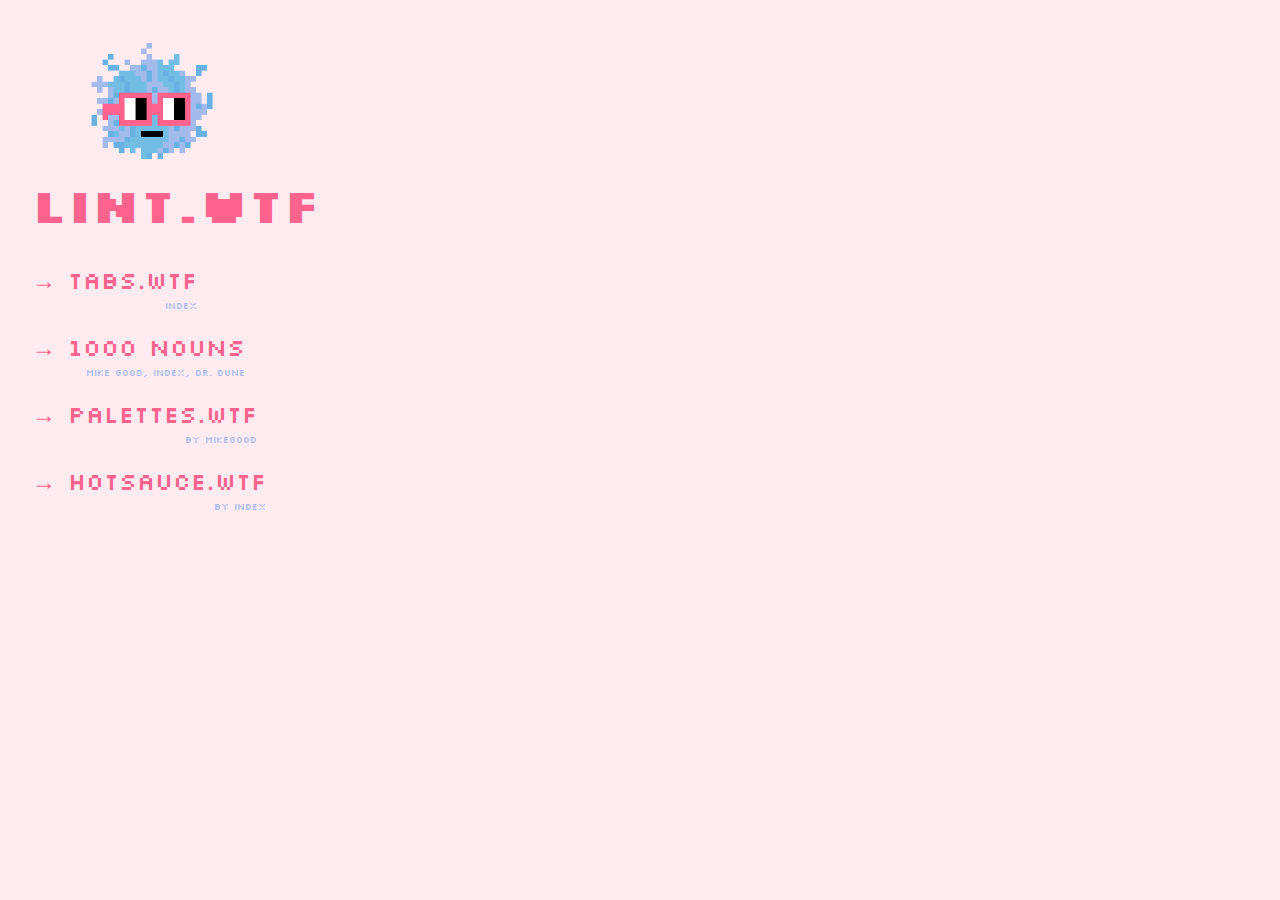
<file: index.html>
<!DOCTYPE html>

<!-- 
                                            ⌐◨-◨ 
░▒▓█▓▒░      ░▒▓█▓▒░▒▓███████▓▒░▒▓████████▓▒░ 
░▒▓█▓▒░      ░▒▓█▓▒░▒▓█▓▒░░▒▓█▓▒░ ░▒▓█▓▒░     
░▒▓█▓▒░      ░▒▓█▓▒░▒▓█▓▒░░▒▓█▓▒░ ░▒▓█▓▒░     
░▒▓█▓▒░      ░▒▓█▓▒░▒▓█▓▒░░▒▓█▓▒░ ░▒▓█▓▒░     
░▒▓█▓▒░      ░▒▓█▓▒░▒▓█▓▒░░▒▓█▓▒░ ░▒▓█▓▒░     
░▒▓█▓▒░      ░▒▓█▓▒░▒▓█▓▒░░▒▓█▓▒░ ░▒▓█▓▒░     
░▒▓████████▓▒░▒▓█▓▒░▒▓█▓▒░░▒▓█▓▒░ ░▒▓█▓▒░         
-->
                                              

<html lang="en">
<head>
    
    <meta charset="UTF-8">
    <meta name="viewport" content="width=device-width, initial-scale=1.0">
    <meta property="og:title" content="lint.wtf" />
    <meta property="og:type" content="website" />
    <meta property="og:image" content="http://lint.wtf/images/lint-share.png" />
    <meta property="og:description" content="A place for lint." />
    <meta property="og:url" content="https://www.lint.wtf" />
    
    <title>LINT.WTF</title>
    <link rel="stylesheet" href="style-2.css">
</head>
<body>
    <div class="container">
        <img src="images/lint-mafia-logo.png">
        <h1>LINT.WTF</h1>
        <ul>
            <li><a href="http://www.tabs.wtf" class="main-link">→ TABS.WTF</a><span class="by-label">Index</span></li>
            <br>
            <li><a href="first-1000-nouns.html" class="main-link">→ 1000 NOUNS</a><span class="by-label">Mike Good, Index, Dr. Dune</span></li>
            <br>
            <li><a href="https://palettes.wtf" class="main-link">→ PALETTES.WTF</a><span class="by-label">by MikeGood</span></li>
            <br>
            <li><a href="https://hotsauce.wtf" class="main-link">→ HOTSAUCE.WTF</a><span class="by-label">by Index</span></li>
        </ul>
    </div>
</body>
</html>
</file>
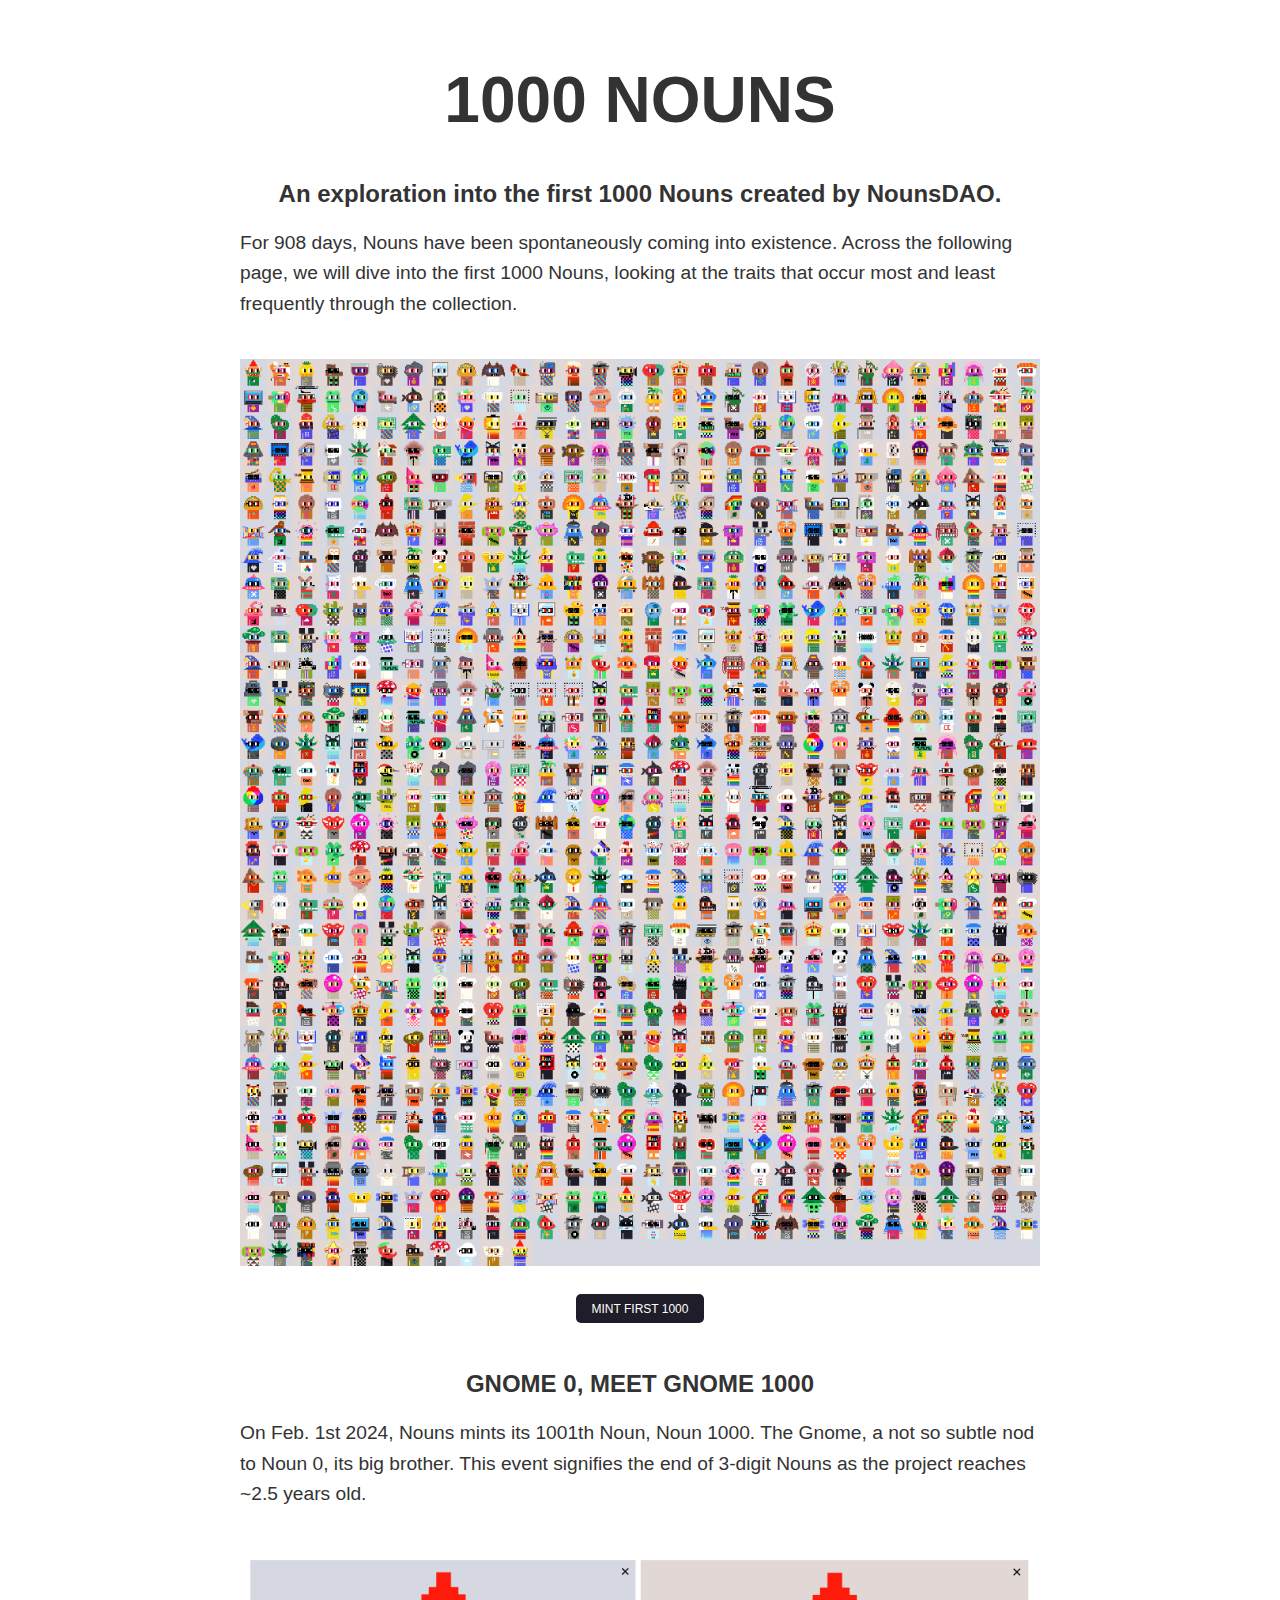
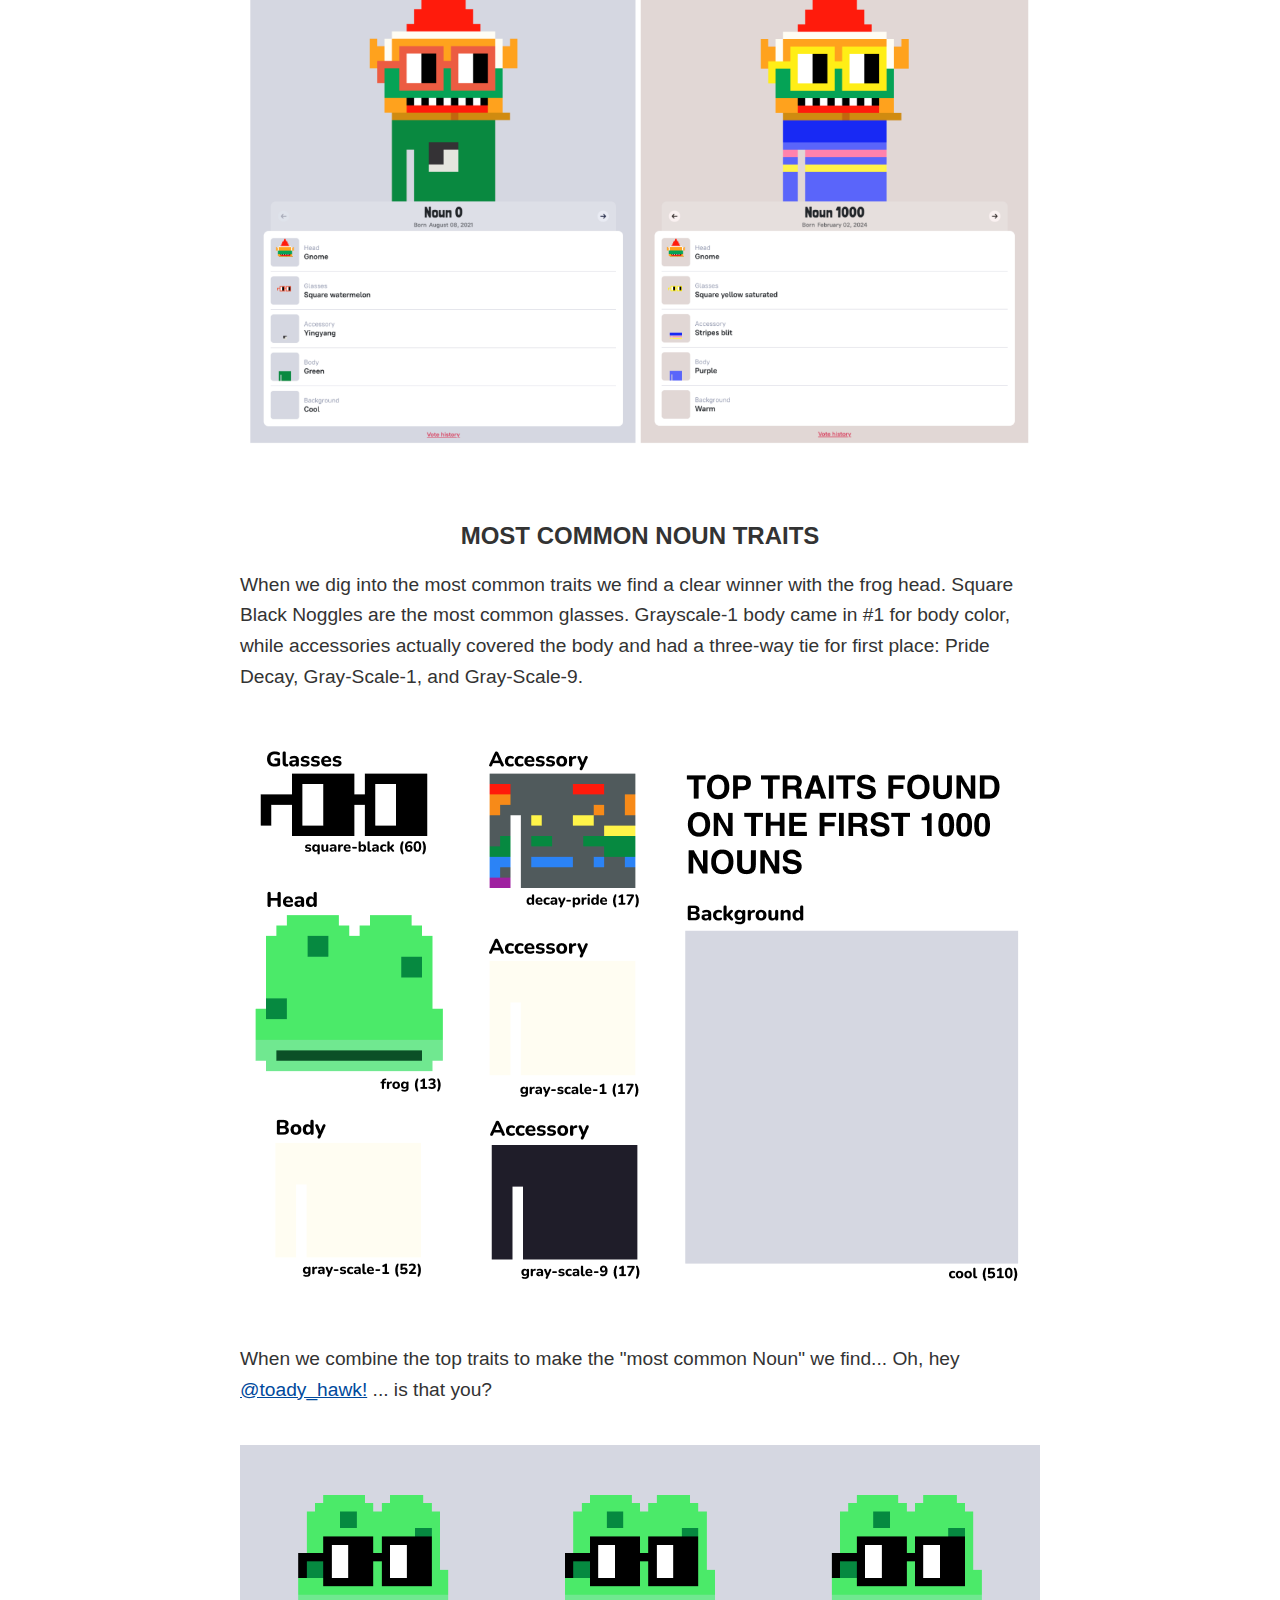
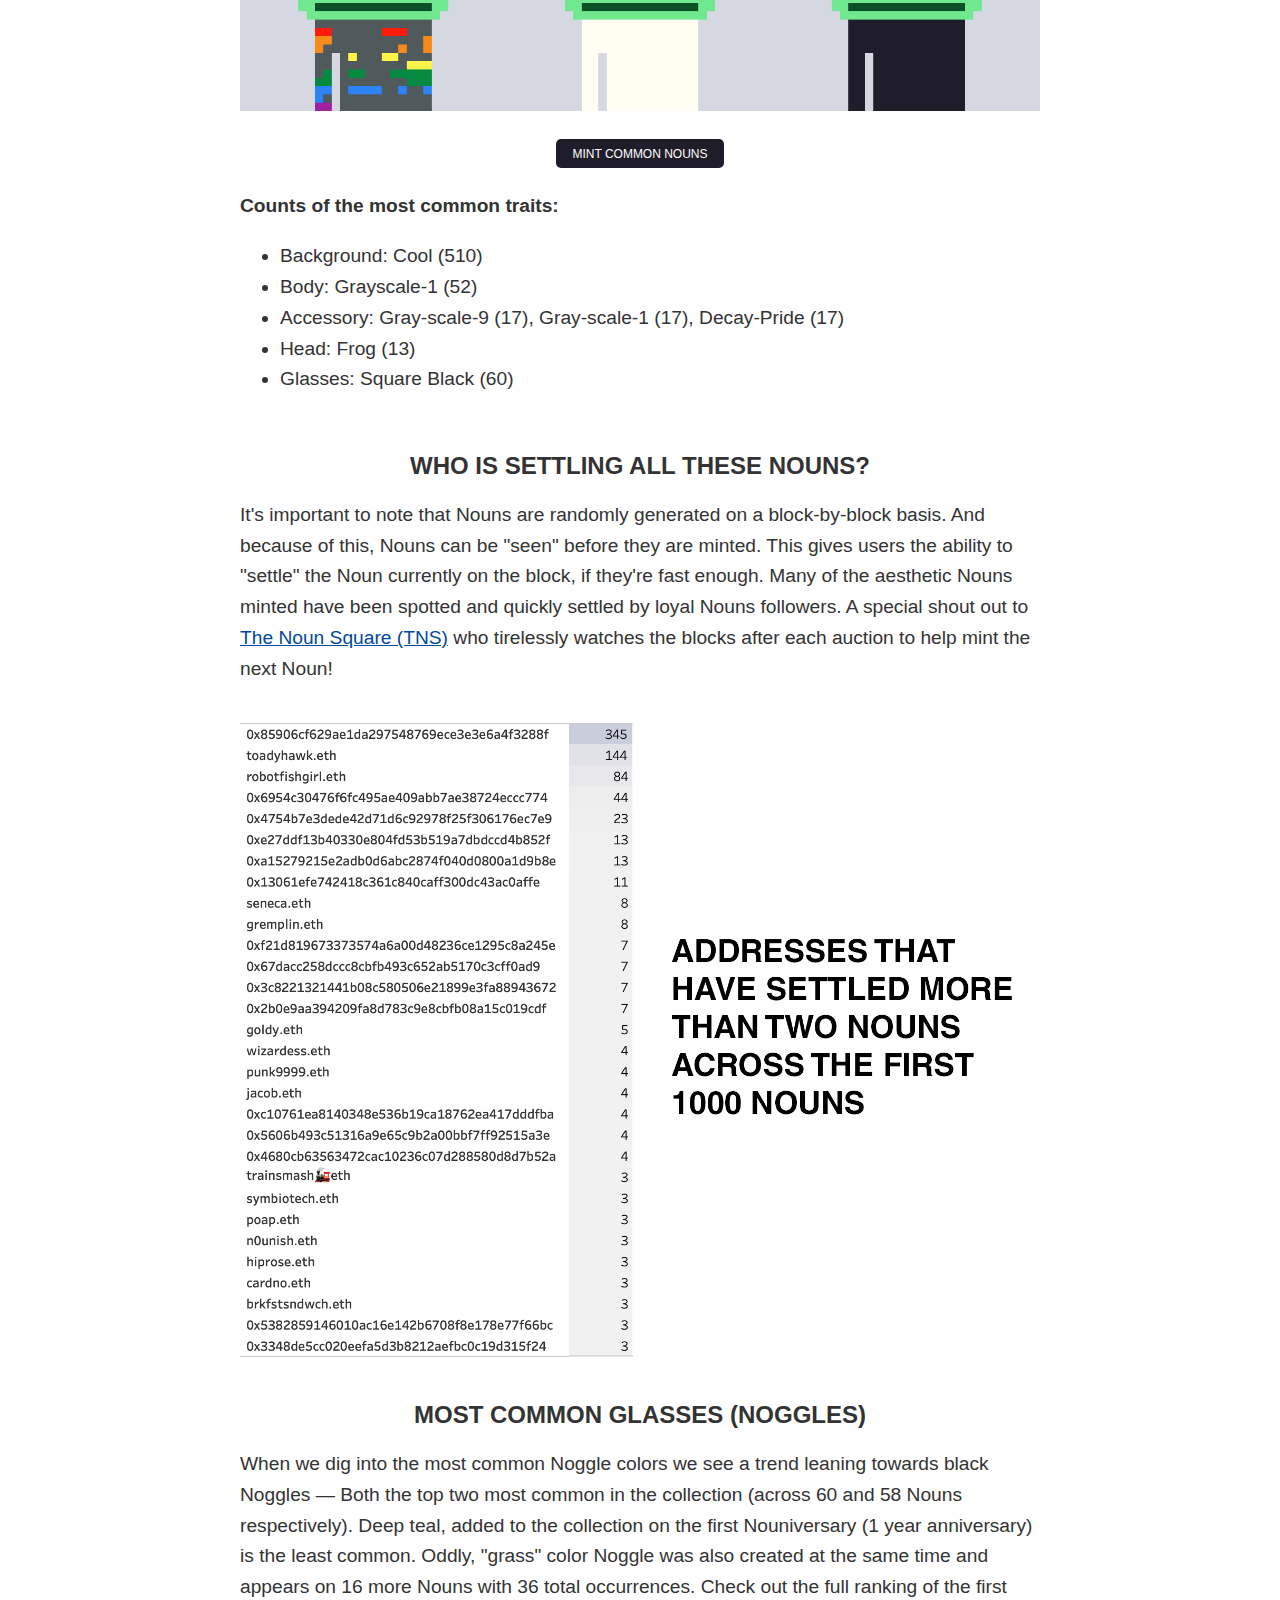
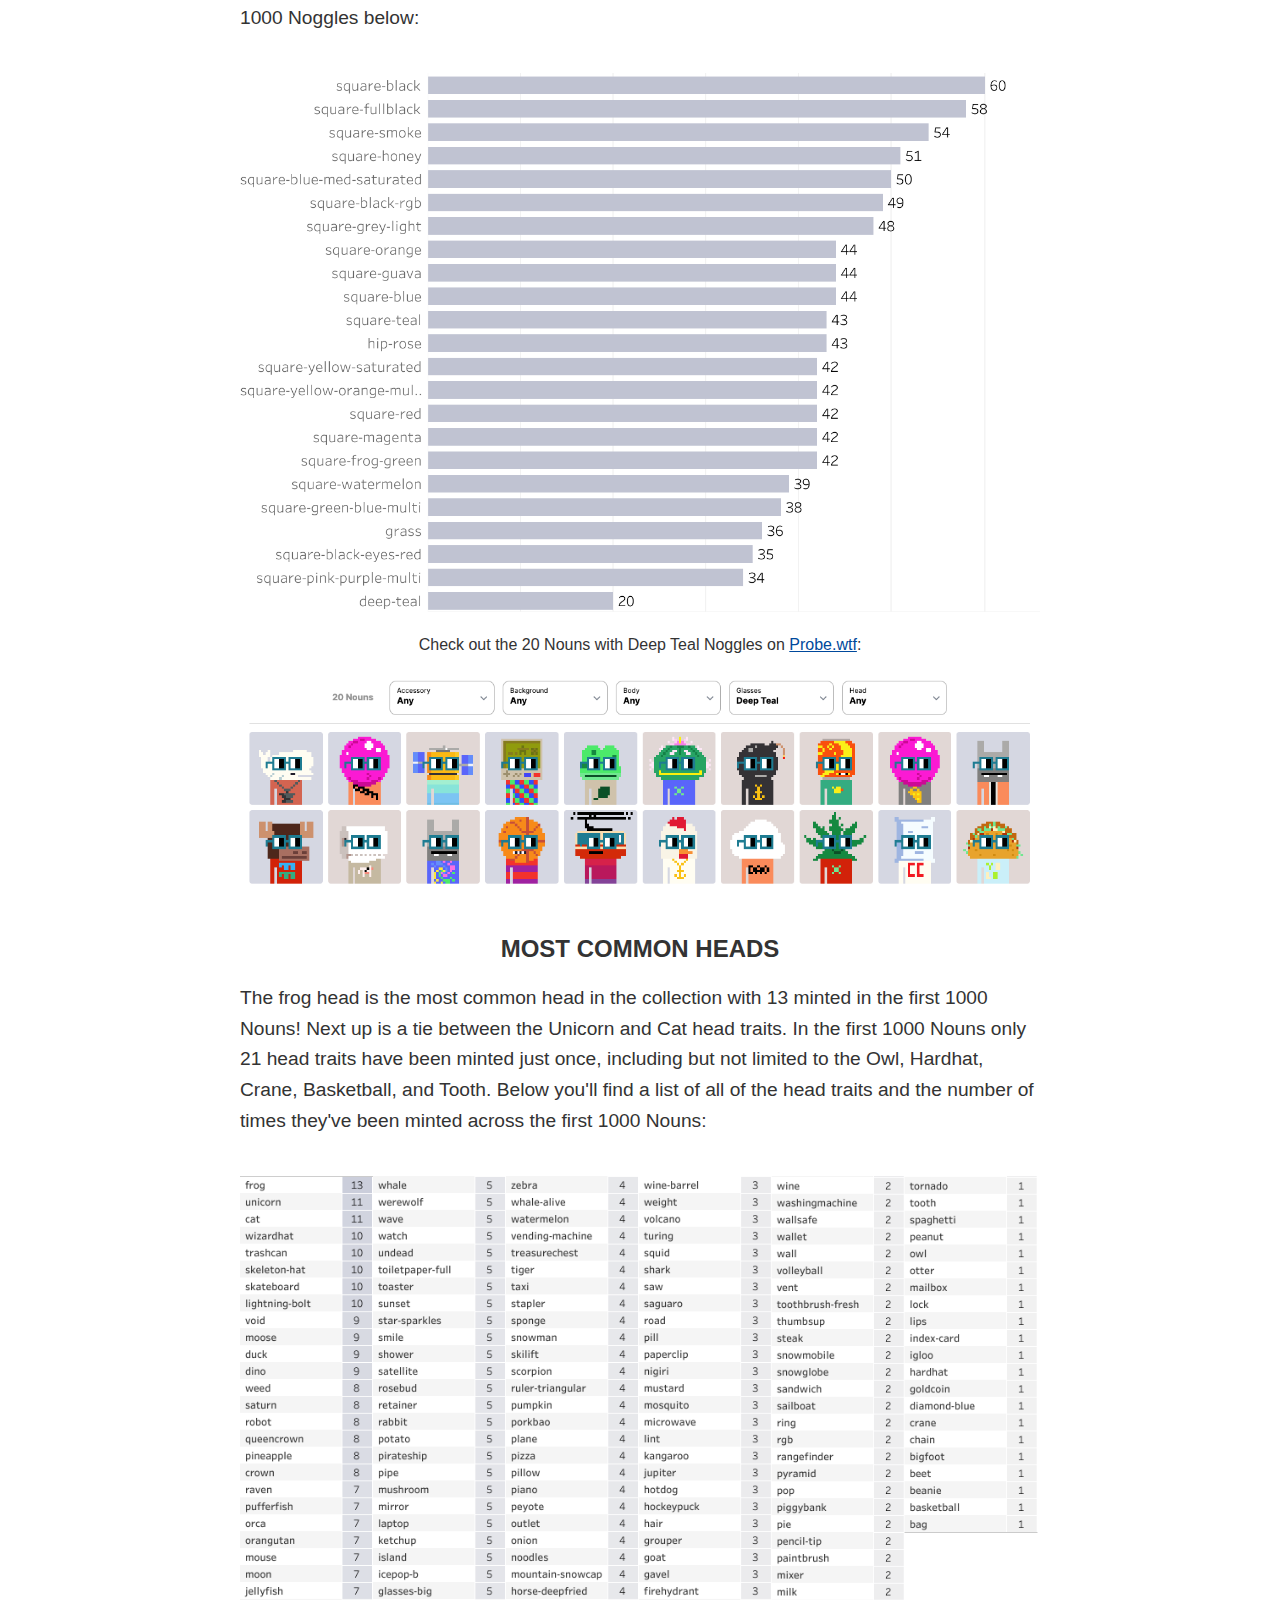
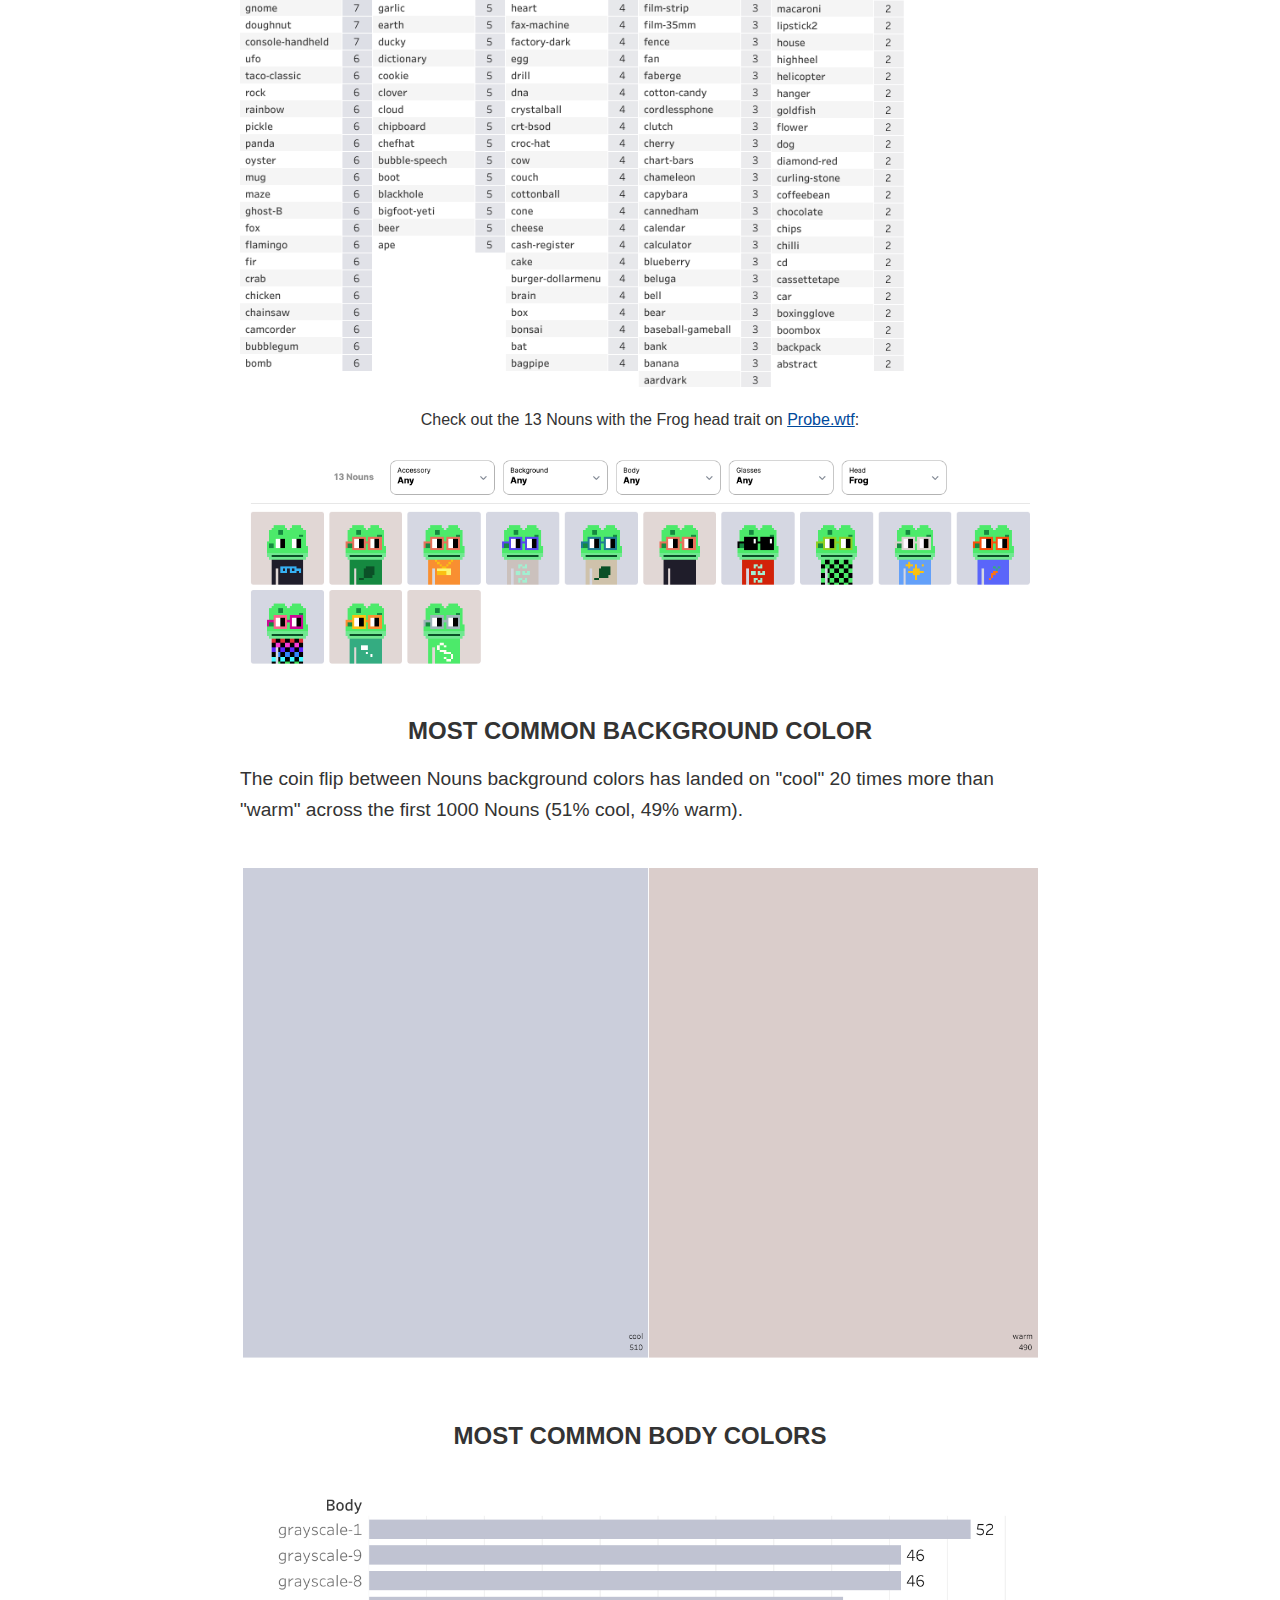
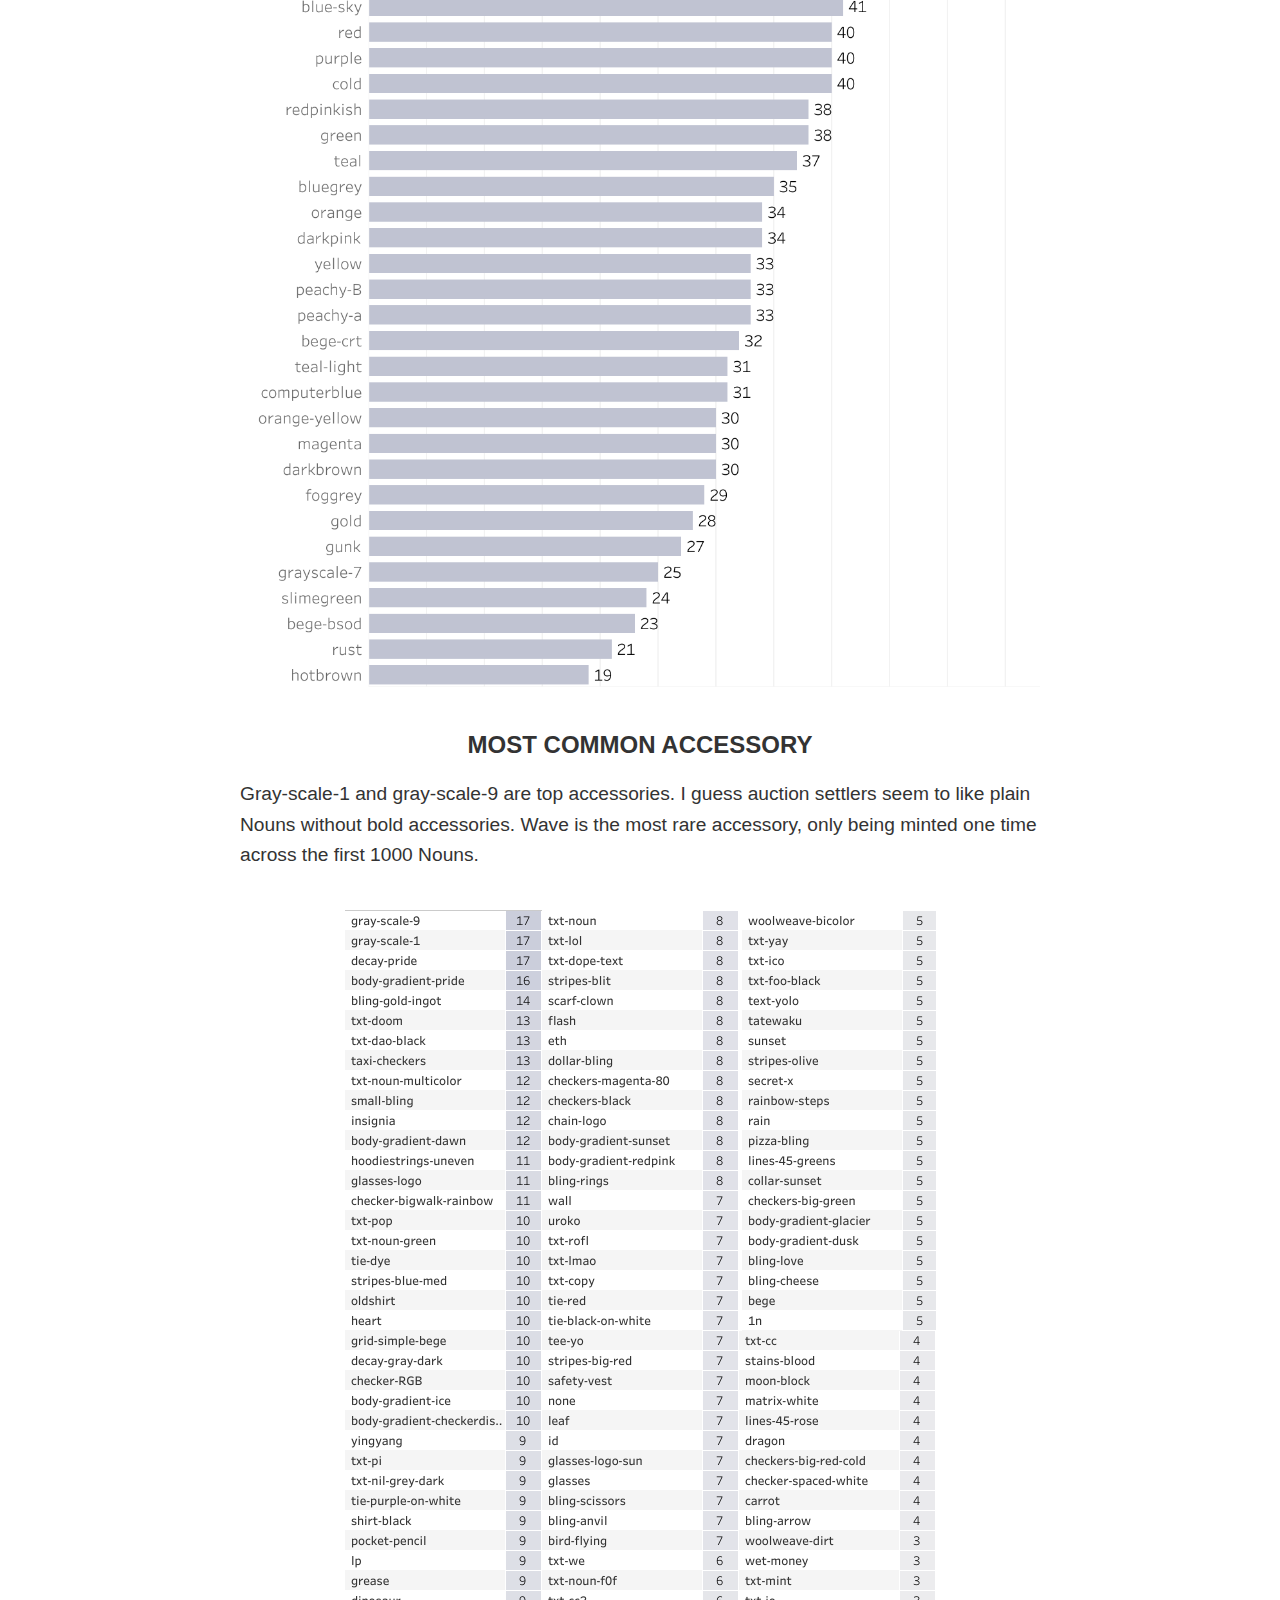
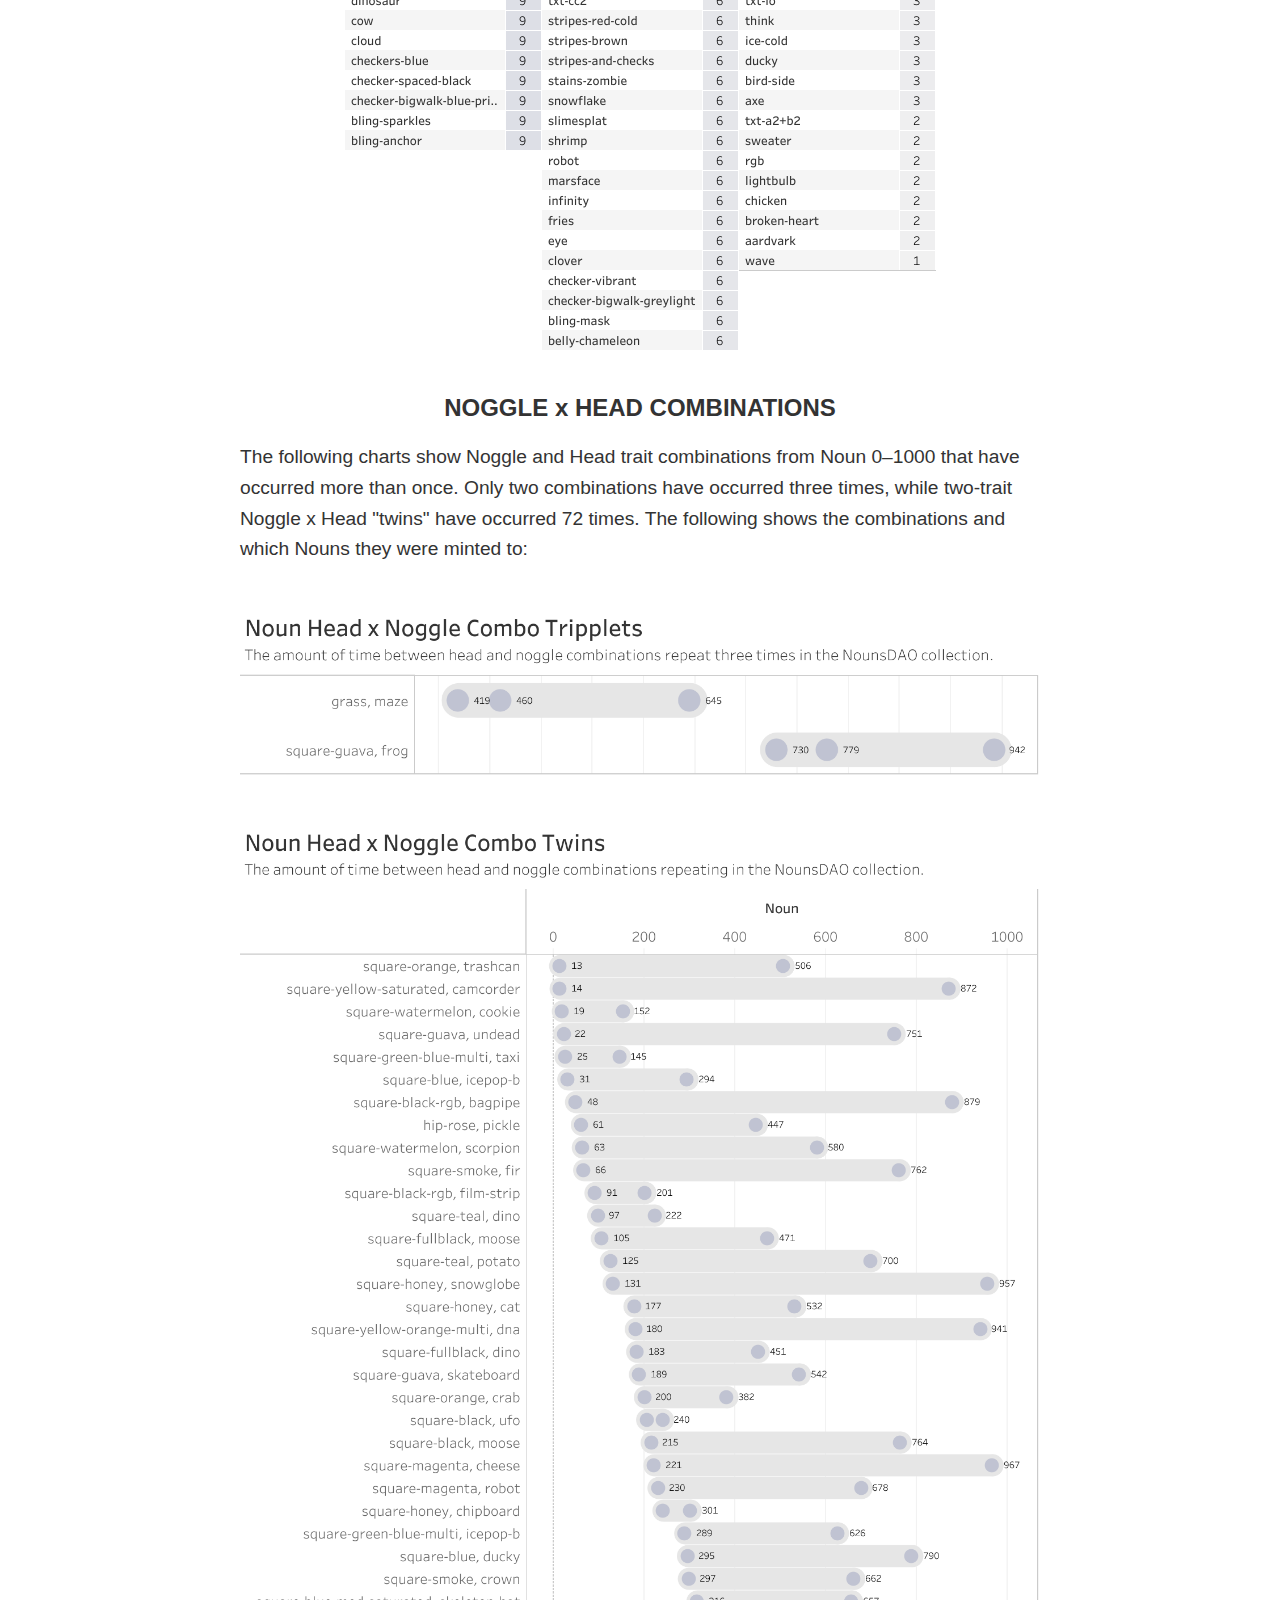
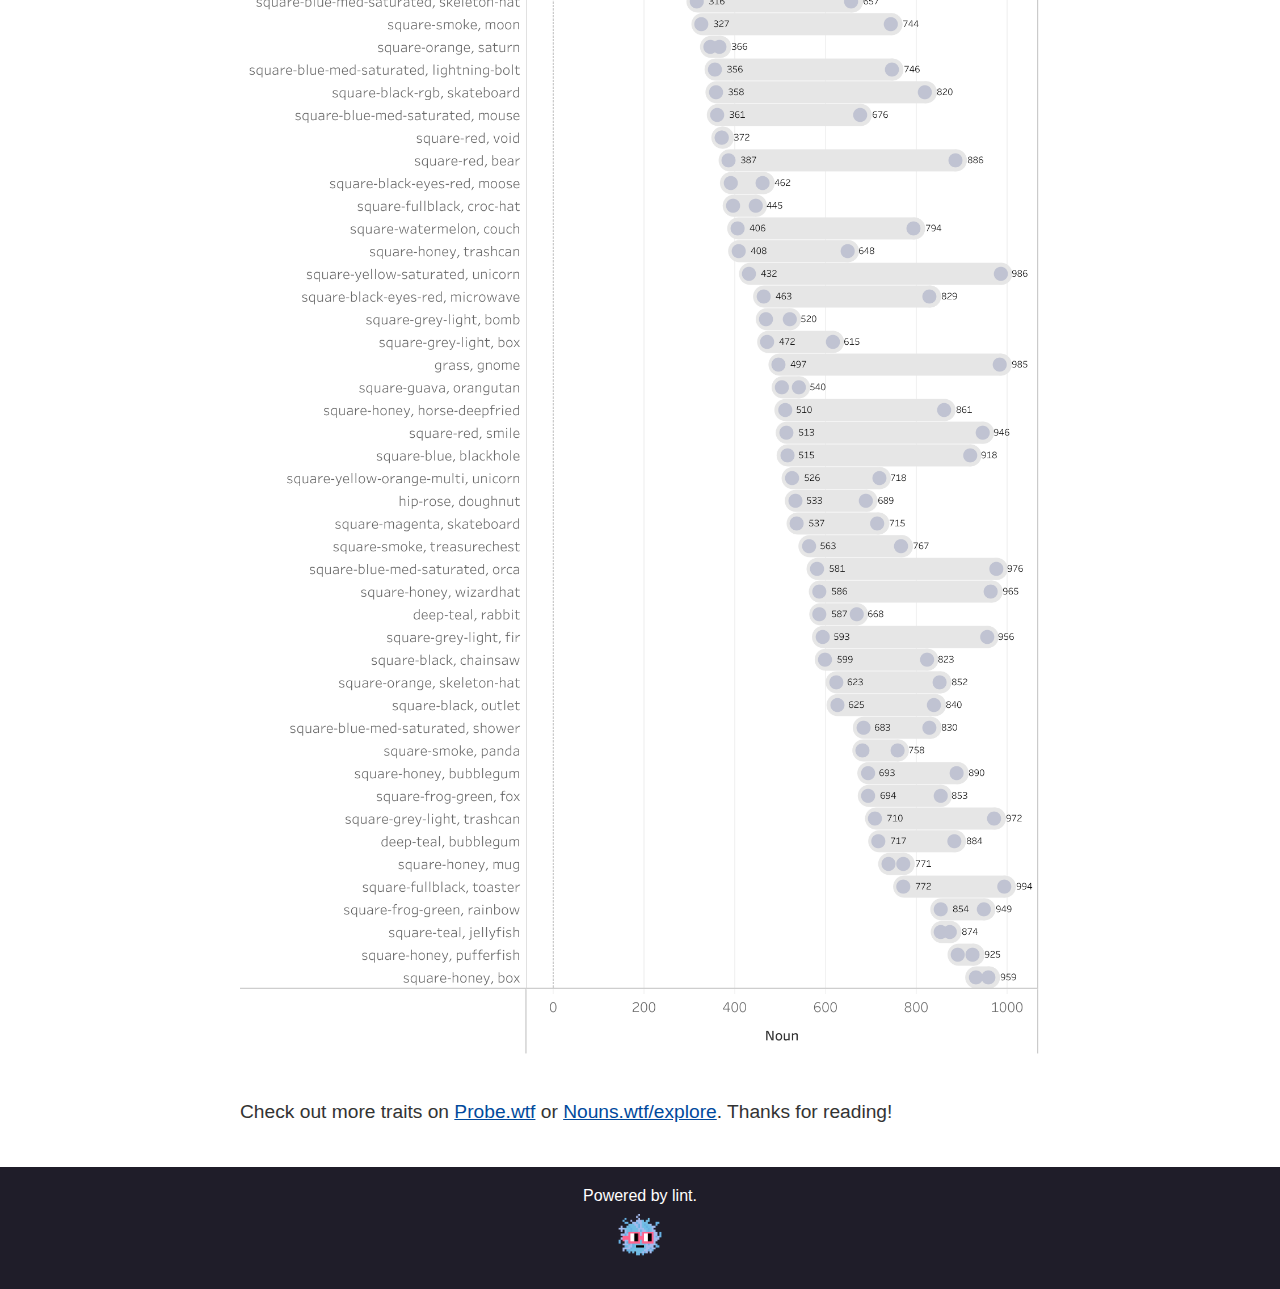
<file: first-1000-nouns.html>
<!DOCTYPE html>

<!-- 

⌐◨-◨ ⌐◨-◨ ⌐◨-◨ ⌐◨-◨ ⌐◨-◨ ⌐◨-◨ ⌐◨-◨ ⌐◨-◨ ⌐◨-◨ ⌐◨-◨ ⌐◨-◨ ⌐◨-◨ ⌐◨-◨ ⌐◨-◨ ⌐◨-◨ ⌐◨-◨ ⌐◨-◨ 

<3 Your Boi, 
 /$$      /$$ /$$$$$$ /$$   /$$ /$$$$$$$$  /$$$$$$   /$$$$$$   /$$$$$$  /$$$$$$$  
| $$$    /$$$|_  $$_/| $$  /$$/| $$_____/ /$$__  $$ /$$__  $$ /$$__  $$| $$__  $$
| $$$$  /$$$$  | $$  | $$ /$$/ | $$      | $$  \__/| $$  \ $$| $$  \ $$| $$  \ $$
| $$ $$/$$ $$  | $$  | $$$$$/  | $$$$$   | $$ /$$$$| $$  | $$| $$  | $$| $$  | $$
| $$  $$$| $$  | $$  | $$  $$  | $$__/   | $$|_  $$| $$  | $$| $$  | $$| $$  | $$
| $$\  $ | $$  | $$  | $$\  $$ | $$      | $$  \ $$| $$  | $$| $$  | $$| $$  | $$
| $$ \/  | $$ /$$$$$$| $$ \  $$| $$$$$$$$|  $$$$$$/|  $$$$$$/|  $$$$$$/| $$$$$$$/
|__/     |__/|______/|__/  \__/|________/ \______/  \______/  \______/ |_______/ 
                                                         MikeGood.eth / @Goodbeats 

⌐◨-◨ ⌐◨-◨ ⌐◨-◨ ⌐◨-◨ ⌐◨-◨ ⌐◨-◨ ⌐◨-◨ ⌐◨-◨ ⌐◨-◨ ⌐◨-◨ ⌐◨-◨ ⌐◨-◨ ⌐◨-◨ ⌐◨-◨ ⌐◨-◨ ⌐◨-◨ ⌐◨-◨ 

    -->

<html lang="en">
<head>
    
 <meta charset="UTF-8">
    <meta name="viewport" content="width=device-width, initial-scale=1.0">
    <meta property="og:title" content="FIRST 1000 NOUNS" />
    <meta property="og:type" content="website" />
    <meta property="og:image" content="https://www.lint.wtf/images/Noun0-1000.png" />
    <meta property="og:description" content="Exploring the first 1000 nouns minted by NounsDAO." />
    <meta property="og:url" content="https://www.lint.wtf/first-1000-nouns" />
    
    <title>1000 Nouns</title>
    <link rel="stylesheet" href="style.css">
</head>
<body>
    <div class="container">

        <h1>1000 NOUNS</h1>
        <h2>An exploration into the first 1000 Nouns created by NounsDAO.</h2>
        <p>For 908 days, Nouns have been spontaneously coming into existence. Across the following page, we will dive into the first 1000 Nouns, looking at the traits that occur most and least frequently through the collection.</p>
        <img src="images/Noun0-1000.png" alt="Main Image" class="main-image">
        <a href="https://zora.co/collect/zora:0x1b42851e0867fedc96a22e8f23eb1a83b8584b67/1?referrer=0xFC538FFD2923ddDaED09c8aD1a51686275C56183" target="_blank" class="mint-button">MINT FIRST 1000</a>


        <h1></h1>
        <h2>GNOME 0, MEET GNOME 1000</h2>
        <p>On Feb. 1st 2024, Nouns mints its 1001th Noun, Noun 1000. The Gnome, a not so subtle nod to Noun 0, its big brother. This event signifies the end of 3-digit Nouns as the project reaches ~2.5 years old.</p>
        <img src="images/gnome-twins-0-1000.png" alt="gnome-twins-0-1000" class="main-image">

        <h1></h1>
        <h2>MOST COMMON NOUN TRAITS</h2>
        <p>When we dig into the most common traits we find a clear winner with the frog head. Square Black Noggles are the most common glasses. Grayscale-1 body came in #1 for body color, while accessories actually covered the body and had a three-way tie for first place: Pride Decay, Gray-Scale-1, and Gray-Scale-9.</p>
        <img src="images/most-common-traits.png" alt="most-common-traits" class="main-image">

        <p>When we combine the top traits to make the "most common Noun" we find... Oh, hey <a href="https://twitter.com/toady_hawk" target="_blank">@toady_hawk!<a> ... is that you?</p>
        <img src="images/most-common-three.png" alt="most-common-nouns" class="main-image">
        <a href="https://zora.co/collect/zora:0x1b42851e0867fedc96a22e8f23eb1a83b8584b67" target="_blank" class="mint-button">MINT COMMON NOUNS</a>
        <p>
        <b>Counts of the most common traits:</b>
       <ul>
       <li>Background: Cool (510)</li>
       <li>Body: Grayscale-1 (52)</li>
       <li>Accessory: Gray-scale-9 (17), Gray-scale-1 (17), Decay-Pride (17)</li>
       <li>Head: Frog (13)</li>
       <li>Glasses: Square Black (60)</li>
       </ul>
        </p>
        <br>

        <h2>WHO IS SETTLING ALL THESE NOUNS?</h2>
         <p>It's important to note that Nouns are randomly generated on a block-by-block basis. And because of this, Nouns can be "seen" before they are minted. This gives users the ability to "settle" the Noun currently on the block, if they're fast enough. Many of the aesthetic Nouns minted have been spotted and quickly settled by loyal Nouns followers. A special shout out to <a href="https://twitter.com/thenounsquare\" target="_blank">The Noun Square (TNS)</a> who tirelessly watches the blocks after each auction to help mint the next Noun!</p>
<img src="images/top-settler-addresses.png" alt="top-settler-addresses" class="main-image">

<br>
        <h2>MOST COMMON GLASSES (NOGGLES)</h2>
        <p>When we dig into the most common Noggle colors we see a trend leaning towards black Noggles — Both the top two most common in the collection (across 60 and 58 Nouns respectively). Deep teal, added to the collection on the first Nouniversary (1 year anniversary) is the least common. Oddly, "grass" color Noggle was also created at the same time and appears on 16 more Nouns with 36 total occurrences. Check out the full ranking of the first 1000 Noggles below:</p>
<img src="images/Noggles-data.png" alt="Noggles-data" class="main-image">

Check out the 20 Nouns with Deep Teal Noggles on <a href="http://www.probe.wtf/" target="_blank">Probe.wtf</a>:
<img src="images/probe-teal-noggles.png" alt="deep-teal-probe" class="main-image">


     <h2>MOST COMMON HEADS</h2>
        <p>The frog head is the most common head in the collection with 13 minted in the first 1000 Nouns! Next up is a tie between the Unicorn and Cat head traits. In the first 1000 Nouns only 21 head traits have been minted just once, including but not limited to the Owl, Hardhat, Crane, Basketball, and Tooth. Below you'll find a list of all of the head traits and the number of times they've been minted across the first 1000 Nouns:</p>

<img src="images/head-traits.png" alt="head-data" class="main-image">

Check out the 13 Nouns with the Frog head trait on <a href="http://www.probe.wtf/" target="_blank">Probe.wtf</a>:

<img src="images/frog-probe.png" alt="frog-probe" class="main-image">

    <h2>MOST COMMON BACKGROUND COLOR</h2>
        <p>The coin flip between Nouns background colors has landed on "cool" 20 times more than "warm" across the first 1000 Nouns (51% cool, 49% warm).</p>
        <img src="images/Background.png" alt="background-data" class="main-image">
      
       <br>
       <br>

    <h2>MOST COMMON BODY COLORS</h2>
        <p></p>
        <img src="images/Body.png" alt="body-data" class="main-image">

    <h2>MOST COMMON ACCESSORY</h2>
        <p>Gray-scale-1 and gray-scale-9 are top accessories. I guess auction settlers seem to like plain Nouns without bold accessories. Wave is the most rare accessory, only being minted one time across the first 1000 Nouns.</p>
        <img src="images/Accessories.png" alt="Accessories-data" class="main-image">


    <h2>NOGGLE x HEAD COMBINATIONS</h2>
        <p>The following charts show Noggle and Head trait combinations from Noun 0–1000 that have occurred more than once. Only two combinations have occurred three times, while two-trait Noggle x Head "twins" have occurred 72 times. The following shows the combinations and which Nouns they were minted to:</p>

        <img src="images/Noggle x Head Combos (three trait).png" alt="three-combinations-data" class="main-image">

        <img src="images/Noggle x Head (two trait).png" alt="two-combinations-data" class="main-image">

        <p>Check out more traits on <a href="http://www.probe.wtf">Probe.wtf</a> or <a href="http://www.Nouns.wtf/explore">Nouns.wtf/explore</a>. Thanks for reading!</p>

       

    </div>

    <footer>
    <div class="footer-content">


Powered by lint.
<br>
<img src="images/lint-mafia-logo.png" alt="lint" class="main-image">  

    </div>
</footer>

</body>
</html>
</file>
<file: style-2.css>
@import url('https://fonts.googleapis.com/css2?family=Silkscreen&display=swap');


body, html {
    font-family: 'Silkscreen', sans-serif; 
    height: 100%;
    margin: 0;
    background-color: #FFEBF0;
    text-align: left; 
}

.container {
    padding-top: 32px;
    padding-left: 32px;
    max-width: 600px; 
}


img {
    padding-left: 32px;
    height: 140px; 
    width: auto; 
}


h1 {
    color: #FF638D;
    font-size: 3em;
    margin: 0 0 20px 0;
    line-height: 1.2; 
}

ul {
    list-style-type: none;
    padding: 0;
    margin: 0; 
}

li {
    margin: 10px 0; 
    display: inline-block;
    text-align: left;
}

.main-link {
    text-decoration: none;
    color: #FF638D;
    font-size: 1.5em;
    display: block; 
}

.by-label {
    color: #A3BAED;
    font-size: 0.55em; 
    display: block;
    text-align: right;
    margin-top: 5px;
}
</file>
<file: style.css>
body, html {
    margin: 0;
    padding: 0;
    font-family: 'Helvetica Neue', Helvetica, Arial, sans-serif;
    background-color: #ffffff;
    color: #333;
}

.container {
    max-width: 800px;
    margin: auto;
    padding: 20px;
    text-align: center;
}


.main-image {
    max-width: 100%;
    height: auto;
    margin: 20px 0;
}

.header-image {
    height: 50px;
}


h1 {
    font-size: 4em;
}

h1, h2 {
    color: #333;
    text-align: center;
}

p, ul {
    line-height: 1.6;
    font-size: 1.2em;
    text-align: left;
}

a:link, a:visited {
    color: #00499C;

}

.mint-button:link, .mint-button:visited {
    color: white; 
    text-decoration: none; 
}

.mint-button {
    background-color: #1F1D29;
    color: white; 
    padding: 7.5px 16px; 
    text-align: center;
    text-decoration: none; 
    display: inline-block; 
    font-size: 12px; 
    margin: 4px 2px; 
    cursor: pointer; 
    border: none; 
    border-radius: 5px; 
    transition: background-color 0.3s ease; 
}

.mint-button:hover {
    background-color: #D5D7E1; 
}

footer {
    background-color: #1F1D29; 
    color: white;
    text-align: center; 
    padding: 20px 0;
}

.footer-content p, .footer-content img {
    margin: 0; 
    padding: 5px 0; 
}

.footer-content img {
    height: 50px; 
    width: auto; 
}

.footer-content p {
    font-size: 1.2em; 
    margin-bottom: 10px; 
}
</file>
